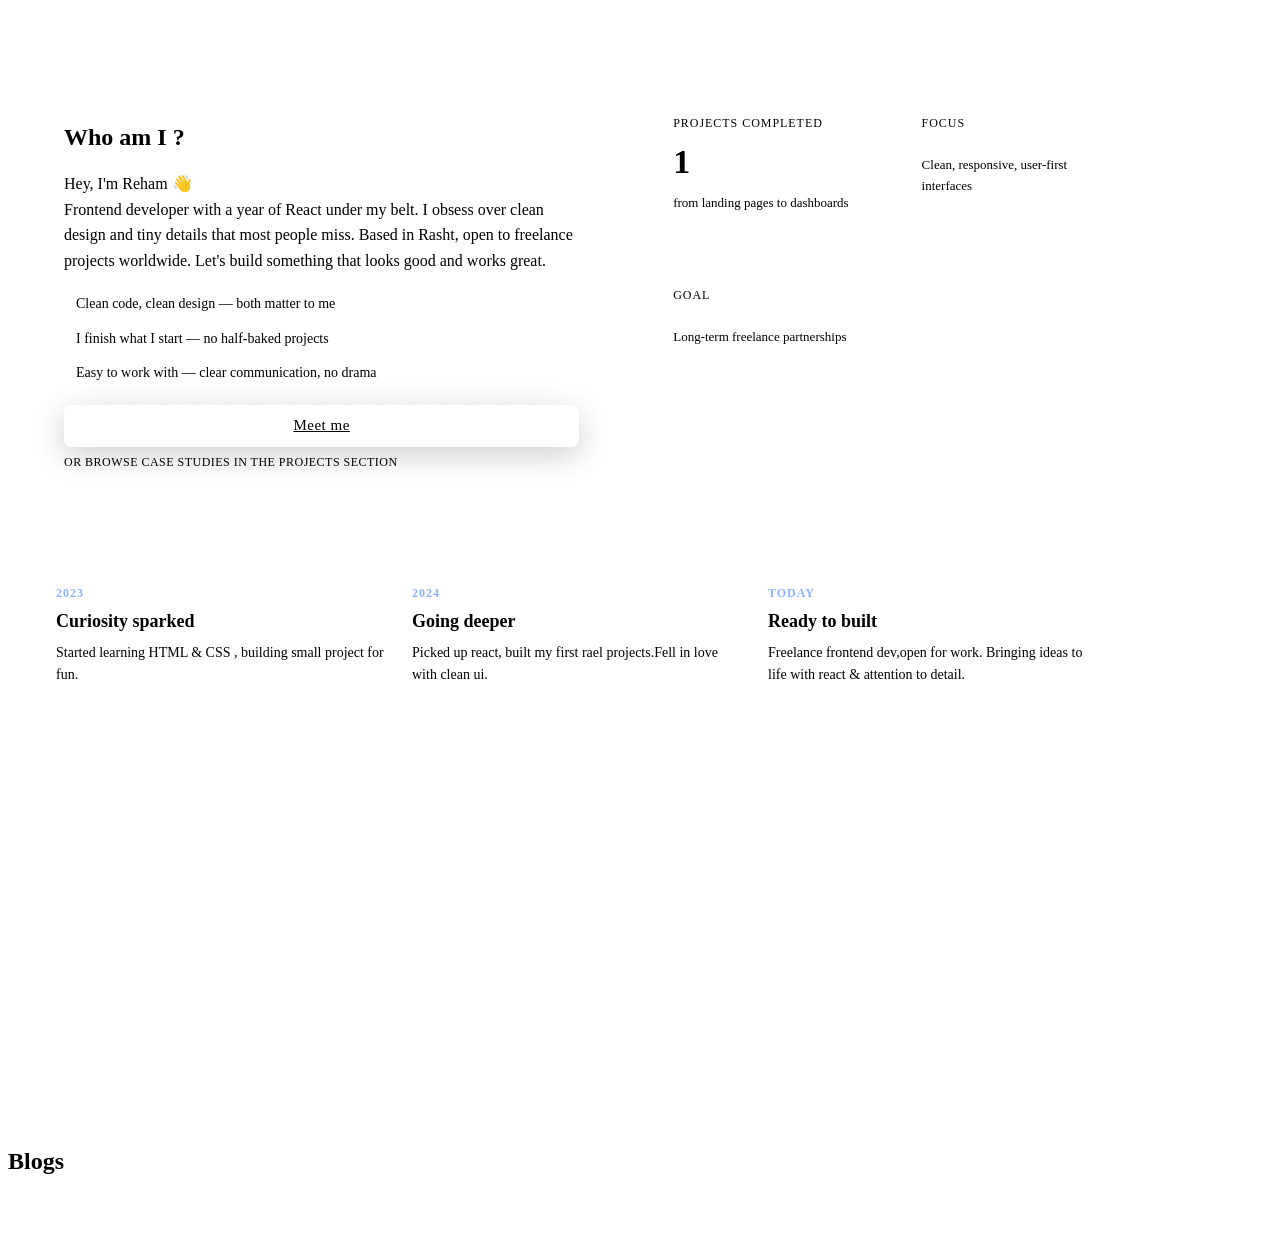
<file: pages/About.html>
<!DOCTYPE html>
<html lang="en">
<head>
    <meta charset="UTF-8">
    <meta name="viewport" content="width=device-width, initial-scale=1.0">
    <title>About</title>
    <link rel="stylesheet" href="../pages styles/About.css">
</head>
<body>
   <div id="page-content">
  <!------------------------- About Section ------------------------>
         <section class="about-section" id="about">
      <!---- About Grid Section ---->
  <div class="about-grid">

    <!--  Left Column: About Story  -->
      <div class="about-story glass">

          <!-- Section Title -->
          <h3 data-i18n="aboutTitle">Who am I ?</h3>

          <!-- Description -->
          <p data-i18n="aboutDescription">
           Hey, I'm Reham 👋 <br>
            Frontend developer with a year of React under my belt. I obsess over clean design and tiny details that most people miss. Based in Rasht, open to freelance projects worldwide. Let's build something that looks good and works great.
          </p>

          <!-- Feature List -->
          <ul class="about-list">
              <li data-i18n="aboutFeature1">
                  <i class="fa fa-check"></i>
                  Clean code, clean design — both matter to me
              </li>
              <li data-i18n="aboutFeature2">
                  <i class="fa fa-check"></i>
                 I finish what I start — no half-baked projects
              </li>
              <li data-i18n="aboutFeature3">
                  <i class="fa fa-check"></i>
                  Easy to work with — clear communication, no drama
              </li>
          </ul>

          <!-- Call To Action -->
          <div class="about-cta ">
              <a href="#contact" class="hero-btn hero-btn-secondary">
                  <span data-i18n="aboutCTAButton">Meet me</span>
                  <i class="fa fa-arrow-right"></i>
              </a>

              <span class="about-cta-caption" data-i18n="aboutCTACaption">
                  Or browse case studies in the projects section
              </span>
          </div>

      </div>

      <!--  Right Column: Metrics  -->
      <div class="about-metrics">

          <!-- Metric Card: Products -->
          <div class="metric-card glass">
              <span class="metric-label">Projects completed</span>
              <strong class="metric-value">1</strong>
              <p class="metric-caption">
                  from landing pages to dashboards
              </p>
          </div>

          <!-- Metric Card: ROI -->
          <div class="metric-card glass">
              <span class="metric-label">Focus</span>
              <strong class="metric-value"> </strong>
              <p class="metric-caption">
                 Clean, responsive, user-first interfaces
              </p>
          </div>

          <!-- Metric Card: Retention -->
          <div class="metric-card glass">
              <span class="metric-label">Goal</span>
              <strong class="metric-value"></strong>
              <p class="metric-caption">
                 Long-term freelance partnerships
              </p>
          </div>

      </div>

  </div>

  <!------------------------- TIMELINE SECTION ------------------------->
  <div class="about-timeline glass">
      <!-- Timeline Item 2019 -->
      <div class="timeline-item">
          <span class="timeline-year">2023</span>
          <h4>Curiosity sparked</h4>
          <p>
              Started learning HTML & CSS , building small project for fun.
          </p>
      </div>
      <!-- Timeline Item 2021 -->
      <div class="timeline-item">
          <span class="timeline-year">2024</span>
          <h4>Going deeper</h4>
          <p>
              Picked up react, built my first rael projects.Fell in love with clean ui.
          </p>
      </div>
      <!-- Timeline Item Today -->
      <div class="timeline-item">
          <span class="timeline-year">Today</span>
          <h4>Ready to built</h4>
          <p>
             Freelance frontend dev,open for work. Bringing ideas to life with react & attention to detail.
          </p>
      </div>
  </div>
    <!---------------------- SKILLS RADAR CHART ----------------------->
            <div class="skills-radar-container">
                <canvas id="skillsChart"></canvas>
            </div>
    
        </section>    
    <!---------------------- Blog Section -------------------------->
         <h2 class="section-title">Blogs</h2>
         <section class="blog-container" id="blog-container"></section>

  </div>


  <script>
   
    //--------------------- Chart Js ----------------------------

   (function() {
    //  -- Get the canvas element --
        const canvas = document.getElementById('skillsChart');
             if (!canvas || typeof Chart === 'undefined') return;  // If the chart or chart.js does not exist, the code will not run.
        const ctx = canvas.getContext('2d');
    //-- Chart data -- 
    const data = {
        labels: ['React', 'JavaScript', 'CSS/UI', 'Node.js', 'Figma', 'Three.js'],
        datasets: [{
        label: 'Skill Level',
        data: [70, 80, 95, 50, 70, 40], // Score
        fill: true,
        backgroundColor: 'rgba(59, 130, 246, 0.2)', 
        borderColor: '#3b82f6', 
        pointBackgroundColor: '#3b82f6',
        pointBorderColor: '#fff',
        pointHoverBackgroundColor: '#fff',
        pointHoverBorderColor: '#3b82f6'
  }]
};
    //-- Chart settings --
        const config = {
        type: 'radar',
        data: data,
        options: {
            elements: {
            line: { borderWidth: 1 }
            },
            scales: {
            r: {
                angleLines: { color: 'rgba(255, 255, 255, 0.1)' },
                grid: { color: 'rgba(255, 255, 255, 0.1)' },
                pointLabels: {
                color: 'rgba(255, 255, 255, 0.7)', 
                font: { size: 14 }
                },
                ticks: {
                display: false, // Hides numbers 1 to 100 for beauty
                stepSize: 20
                }
            }
            },
            plugins: {
            legend: { display: false } // Remove the title
            }
        }
        };
    //-- Make a chart --
      const chart = new Chart(ctx, config);
      window.__pageCleanup?.add(function() {
        chart.destroy();
      });
    })();

// ---------------------- Rendering Blogs in Blog Container ------------------------
  
(function () {
  if (typeof APP_DATA === 'undefined') return; // If there is nothing in APP DATA, the code will not run.
  const { projects, templates, components, blogs } = APP_DATA;
  const blogContainer = document.getElementById('blog-container');
  if (blogContainer) {
    blogContainer.innerHTML = blogs
      .map(
        (p) => `
                     <div class="project-card">
                       <div class="card-header">
                           <img src="${p.img}" alt="${p.title}">
                      </div>
                    <div class="project-info">
                       <h3>${p.title}</h3>
                        <p>${p.desc}</p>
                
                             <a href="#" data-page="${p.addres}" class="hero-btn hero-btn-secondary">
                          <span>View More</span>  
                           <i class="fa fa-link"></i>
                        </a>
                   </div>
                  </div>`
      )
      .join('');
  }
  })();

</script>
</body>
</html>
</file>
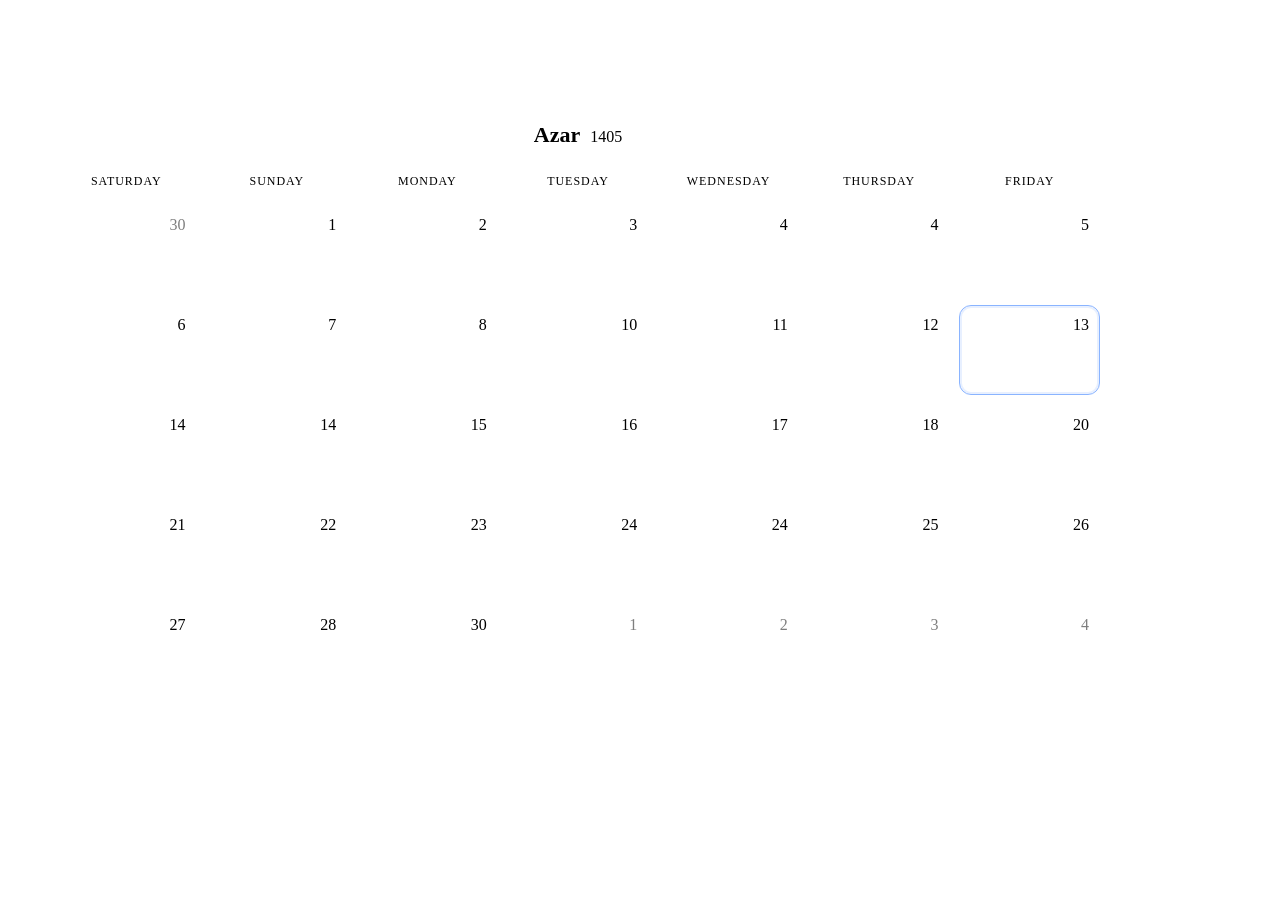
<file: pages/Calendar.html>
<!DOCTYPE html>
<html lang="en">
<head>
    <meta charset="UTF-8">
    <meta name="viewport" content="width=device-width, initial-scale=1.0">
    <title>Calendar</title>
    <link rel="stylesheet" href="../pages styles/Calendar.css">
</head>
<body>
   
     <div id="page-content">
        <!-- Iranian Solar Calendar Section -->
                <section class="calendar-section" id="calendar">
                 
                    <div class="calendar-wrapper glass">
                        <div class="calendar-header">
                            <button class="calendar-nav" id="calPrev" aria-label="Previous month"><i class="fa fa-chevron-left"></i></button>
                            <div class="calendar-title">
                                <span id="calMonth"></span>
                                <span id="calYear"></span>
                            </div>
                            <button class="calendar-nav" id="calNext" aria-label="Next month"><i class="fa fa-chevron-right"></i></button>
                        </div>
                        <div class="calendar-grid" id="calendarGrid">
                            <!-- Weekdays -->
                            <div class="calendar-weekday">Saturday</div>
                            <div class="calendar-weekday">Sunday</div>
                            <div class="calendar-weekday">Monday</div>
                            <div class="calendar-weekday">Tuesday</div>
                            <div class="calendar-weekday">Wednesday</div>
                            <div class="calendar-weekday">Thursday</div>
                            <div class="calendar-weekday">Friday</div>
                            <!-- Days injected by script -->
                        </div>
                       
                    </div>
                </section>

    </div>  

<script>
  
  (function() {

    // ------------------------------------------------------------
    // نام ماه‌های جلالی
    // Persian (Jalali) month names
    // ------------------------------------------------------------
    const persianMonths = [
        "Farvardin","Ordibehesht","Khordad","Tir","Mordad","Shahrivar",
        "Mehr","Aban","Azar","Dey","Bahman","Esfand"
    ];

    // تبدیل اعداد انگلیسی به فارسی
    // Convert English digits to Persian digits
    const toPersianDigits = n => (""+n).replace(/[0-9]/g, d => "01234456789"[+d]);


    // ------------------------------------------------------------
    // تبدیل تاریخ میلادی به جلالی
    // Convert Gregorian date to Jalali date
    // ------------------------------------------------------------
    function gregorianToJalali(gy, gm, gd){
        const g_d_m=[0,31,59,90,120,151,181,212,243,273,304,334];
        let jy=(gy<=1600)?0:979; 
        gy-=(gy<=1600)?621:1600; 
        let gy2=(gm>2)?(gy+1):gy;

        let days=(365*gy)
            + parseInt((gy2+3)/4,10)
            - parseInt((gy2+99)/100,10)
            + parseInt((gy2+399)/400,10)
            - 80 + gd + g_d_m[gm-1];

        jy += 33 * parseInt(days/12053,10);
        days %= 12053;

        jy += 4 * parseInt(days/1461,10);
        days %= 1461;

        if(days>365){
            jy += parseInt((days-1)/365,10);
            days = (days-1)%365;
        }

        let jm = (days<186) ? 1+parseInt(days/31,10) : 7+parseInt((days-186)/30,10);
        let jd = 1 + ((days<186) ? (days%31) : ((days-186)%30));

        return [jy+1, jm, jd];
    }


    // ------------------------------------------------------------
    // تعداد روزهای ماه جلالی
    // Get number of days in a Jalali month
    // ------------------------------------------------------------
    function jalaliMonthLength(jy, jm){
        if (jm<=6) return 31;
        if (jm<=11) return 30;
        return isJalaliLeap(jy) ? 30 : 29;
    }


    // ------------------------------------------------------------
    // بررسی سال کبیسه جلالی
    // Check if Jalali year is leap
    // ------------------------------------------------------------
    function isJalaliLeap(jy){
        const breaks=[-61,9,38,199,426,686,756,818,1111,1181,1210,1635,2060,2097,2192,2262,2324,2394,2456,3178];
        let bl=breaks.length, jp=breaks[0], jm, jump, leapJ= -14, n, i;

        if (jy<jp || jy>=breaks[bl-1]) return false;

        for(i=1;i<bl;i++){
            jm=breaks[i];
            jump=jm-jp;
            if(jy<jm) break;
            leapJ += parseInt(jump/33,10)*8 + parseInt((jump%33)/4,10);
            jp=jm;
        }

        n = jy - jp;
        leapJ += parseInt(n/33,10)*8 + parseInt(((n%33)+3)/4,10);

        if(((jump%33)===4) && (jump-n===4)) leapJ++;

        return (((leapJ+1)%33)-1)%4===0;
    }


    // ------------------------------------------------------------
    // تبدیل تاریخ جلالی به میلادی
    // Convert Jalali date to Gregorian date
    // ------------------------------------------------------------
    function jalaliToGregorian(jy,jm,jd){
        const jy0 = jy;
        jy -= (jy<=979)?0:979;

        let gy = (jy<=979)?621:1600;
        let days = (365*jy) + parseInt(jy/33,10)*8 + parseInt(((jy%33)+3)/4,10);

        for(let i=1;i<jm;i++)
            days += (i<=6?31:(i<=11?30:(isJalaliLeap(jy0)?30:29)));

        days += jd-1;

        gy += 400 * parseInt(days/146097,10);
        days %= 146097;

        if(days>36524){
            gy += 100 * parseInt((--days)/36524,10);
            days %= 36524;
            if(days>=365) days++;
        }

        gy += 4 * parseInt(days/1461,10);
        days %= 1461;

        if(days>365){
            gy += parseInt((days-1)/365,10);
            days = (days-1)%365;
        }

        const gd = days+1;
        const sal_a=[0,31,((gy%4===0 && gy%100!==0) || (gy%400===0))?29:28,31,30,31,30,31,31,30,31,30,31];

        let gm=0, d=gd;
        for(let i=1;i<=12;i++){
            if(d>sal_a[i]) d-=sal_a[i];
            else { gm=i; break; }
        }

        return [gy,gm,d];
    }// ------------------------------------------------------------
    // انتخاب عناصر DOM تقویم
    // Select calendar DOM elements
    // ------------------------------------------------------------
    const grid = document.getElementById('calendarGrid');
    const monthEl = document.getElementById('calMonth');
    const yearEl = document.getElementById('calYear');
    const prevBtn = document.getElementById('calPrev');
    const nextBtn = document.getElementById('calNext');


    // اگر عناصر وجود داشته باشند، تقویم را فعال کن
    // If elements exist, initialize calendar
    if (grid && monthEl && yearEl && prevBtn && nextBtn) {

        const today = new Date();
        let [jy,jm,jd] = gregorianToJalali(today.getFullYear(), today.getMonth()+1, today.getDate());

        let viewY = jy, viewM = jm;


        // ------------------------------------------------------------
        // تابع رندر تقویم
        // Calendar render function
        // ------------------------------------------------------------
        function render(){

            // نمایش ماه و سال
            // Display month and year
            monthEl.textContent = persianMonths[viewM-1];
            yearEl.textContent = toPersianDigits(viewY);

            // حذف سلول‌های قبلی (به جز هدر ۷تایی)
            // Remove old cells (except weekday header)
            while (grid.children.length > 7)
                grid.removeChild(grid.lastChild);

            // محاسبه روز شروع ماه
            // Calculate first weekday of month
            const [gY,gM,gD] = jalaliToGregorian(viewY, viewM, 1);
            const firstWeekday = new Date(gY, gM-1, gD).getDay();// تبدیل شروع هفته به شنبه
            // Convert week start to Saturday
            const mapToShanbehStart = (w)=> (w+1)%7;

            const leading = mapToShanbehStart(firstWeekday);
            const daysInMonth = jalaliMonthLength(viewY, viewM);

            const prevMonth = viewM===1?12:viewM-1;
            const prevYear = viewM===1?viewY-1:viewY;
            const prevDays = jalaliMonthLength(prevYear, prevMonth);


            // ------------------------------------------------------------
            // روزهای ماه قبل (خاکستری)
            // Previous month days (muted)
            // ------------------------------------------------------------
            for(let i=leading-1;i>=0;i--){
                const el = document.createElement('div');
                el.className = 'calendar-cell muted';
                el.textContent = toPersianDigits(prevDays - i);
                grid.appendChild(el);
            }


            // ------------------------------------------------------------
            // روزهای ماه جاری
            // Current month days
            // ------------------------------------------------------------
            for(let d=1; d<=daysInMonth; d++){
                const el = document.createElement('div');
                el.className = 'calendar-cell';

                // علامت‌گذاری امروز
                // Highlight today
                if (viewY===jy && viewM===jm && d===jd)
                    el.classList.add('today');

                el.setAttribute('data-day', d);
                el.textContent = toPersianDigits(d);
                grid.appendChild(el);
            }


            // ------------------------------------------------------------
            // روزهای ماه بعد برای تکمیل ردیف
            // Next month days to complete the grid
            // ------------------------------------------------------------
            const totalCells = 7 + leading + daysInMonth;
            const needed = (totalCells%7===0)?0:(7 - (totalCells%7));

            for(let d=1; d<=needed; d++){
                const el = document.createElement('div');
                el.className = 'calendar-cell muted';
                el.textContent = toPersianDigits(d);
                grid.appendChild(el);
            }
        }


        // ------------------------------------------------------------
        // دکمه ماه قبل
        // Previous month button
        // ------------------------------------------------------------
        prevBtn.addEventListener('click', function(){
            if (viewM===1){ viewM=12; viewY--; }
            else { viewM--; }
            render();
        });


        // ------------------------------------------------------------
        // دکمه ماه بعد
        // Next month button
        // ------------------------------------------------------------
        nextBtn.addEventListener('click', function(){
            if (viewM===12){ viewM=1; viewY++; }
            else { viewM++; }
            render();
        });


        // اجرای اولیه
        // Initial render
        render();
    }

})();

</script>
</body>
</html>
</file>
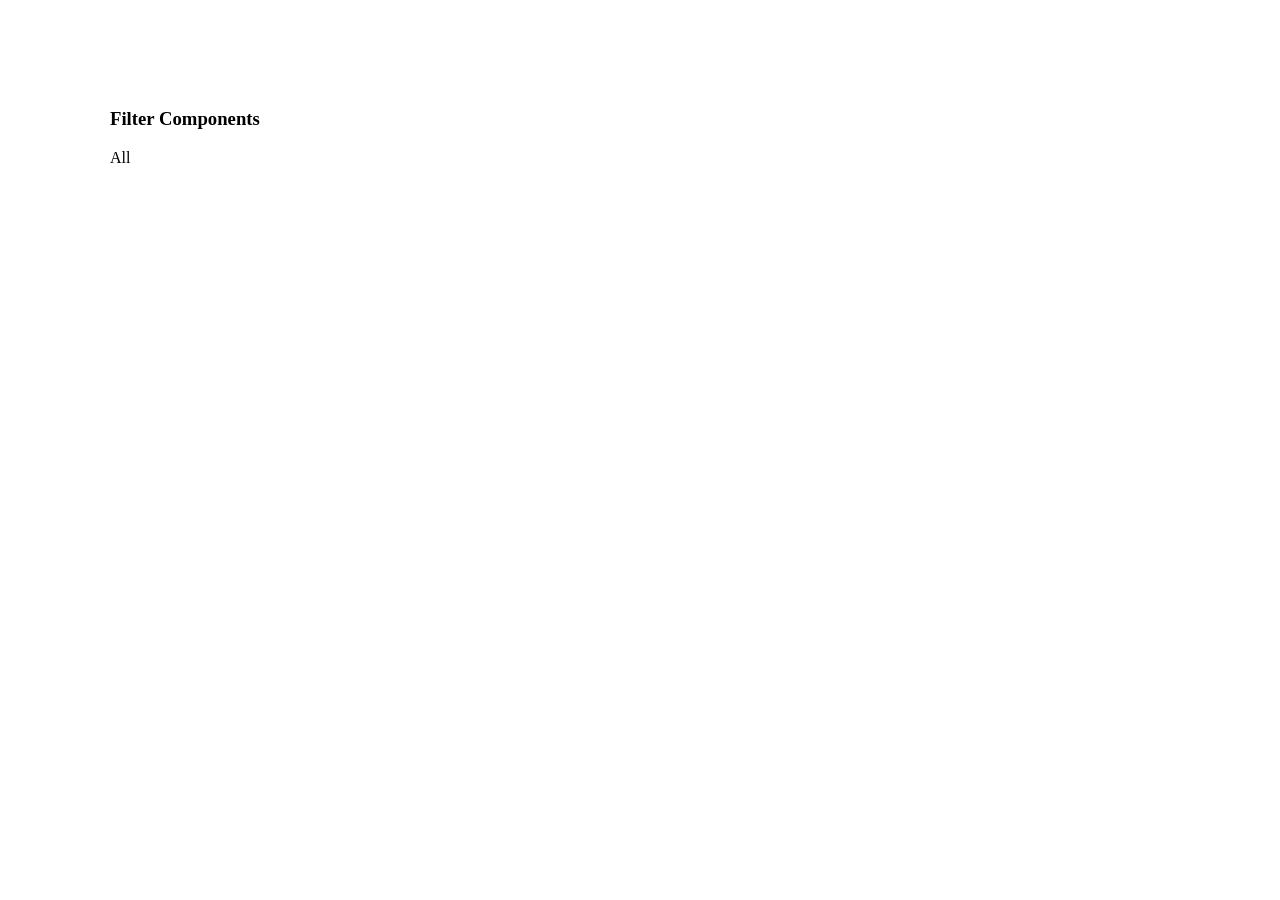
<file: pages/Components.html>
<!DOCTYPE html>
<html lang="en">
<head>
    <meta charset="UTF-8">
    <meta name="viewport" content="width=device-width, initial-scale=1.0">
    <title>Components</title>
    <link rel="stylesheet" href="../pages styles/projects.css">
</head>
<body>
   <div id="page-content">
        
<section class="projects-index">
    <div class="interests glass" id="interests">
        <div class="interests-head">
            <h3>Filter Components</h3>
            <span class="interests-selected" id="interestsSelected">All</span>
        </div>
        <div class="interests-chips" id="interestsChips"></div>
    </div>

    <div class="projects-grid" id="projectsGrid"></div>
</section>
      

     
  </div>
<script>
(function() {
  const data = (typeof APP_DATA !== 'undefined' && APP_DATA.components) ? APP_DATA.components : [];



// ۱. تابع رندر کردن کارت‌های کامپوننت
function renderProjects(filteredList) {
    const container = document.getElementById('projectsGrid');
    if (!container) return;
    const displayList = filteredList || data;

    const favIds = JSON.parse(localStorage.getItem('myFavorites') || '[]');
    const isFav = id => favIds.some(f => (typeof f === 'object' ? f.id : f) === id);

    container.innerHTML = displayList.map(p => `
        <div class="project-card">
            <div class="card-header">
                <img src="${p.img}" alt="${p.title}">
                <button class="fav-btn ${isFav(p.id) ? 'fav-btn-active' : ''}" onclick="addToFav('${p.id}')">
                    <i class="fa${isFav(p.id) ? 's' : 'r'} fa-heart"></i>
                </button>
            </div>
            <div class="project-info">
                <h3>${p.title}</h3>
                <p>${p.desc}</p>
                <div class="tags-row">
                    ${(p.tags || []).map(tag => `<span class="mini-tag">#${tag}</span>`).join('')}
                </div>
                     <a class="hero-btn hero-btn-secondary" href="${p.addres}">
                    View
                    <i class="fa fa-link"></i>
                </a>
            </div>
        </div>
    `).join('');
}

// ۲. ساخت دکمه‌های فیلتر
function createFilterButtons() {
    const chipsContainer = document.getElementById('interestsChips');
    if (!chipsContainer || !data.length) return;
    const tags = ['all', ...new Set(data.flatMap(p => (p.tags || [])))];

    chipsContainer.innerHTML = tags.map(tag => `
        <button class="filter-btn hero-btn-secondary ${tag === 'all' ? 'active' : ''}" 
                onclick="handleFilter('${tag}', this)">
            ${tag.toUpperCase()}
        </button>
    `).join('');
}

// ۳. مدیریت کلیک روی فیلترها
function handleFilter(tag, element) {
    // تغییر استایل دکمه فعال
    document.querySelectorAll('.filter-btn').forEach(btn => btn.classList.remove('active'));
    element.classList.add('active');

    // تغییر متن عنوان فیلتر
    document.getElementById('interestsSelected').innerText = tag.charAt(0).toUpperCase() + tag.slice(1);

    // فیلتر کردن منطقی آرایه
    const filtered = tag === 'all' 
        ? data 
        : data.filter(p => (p.tags || []).includes(tag));
    
    renderProjects(filtered);
}

// ۴. تابع Favorite (نمونه برای جلوگیری از خطا)
function addToFav(id) {
    console.log("Added to favorites:", id);
    // اینجا کد لاجیک فاوریت رو اضافه کن
}
// ... کدهای قبلی رندر و فیلتر ...

function addToFav(id) {
    let favorites = JSON.parse(localStorage.getItem('myFavorites')) || [];
    const item = { id, source: 'components' };
    const exists = favorites.some(f => (typeof f === 'object' ? f.id : f) === id);
    if (!exists) {
        favorites.push(item);
        localStorage.setItem('myFavorites', JSON.stringify(favorites));
    }
    if (typeof updateSidebarBadges === 'function') updateSidebarBadges();
    if (typeof loadPage === 'function') loadPage('pages/Favorite.html');
}
  window.createFilterButtons = createFilterButtons;
  window.renderProjects = renderProjects;
  window.handleFilter = handleFilter;
  window.addToFav = addToFav;
})();
</script>
</body>
</html>
</file>
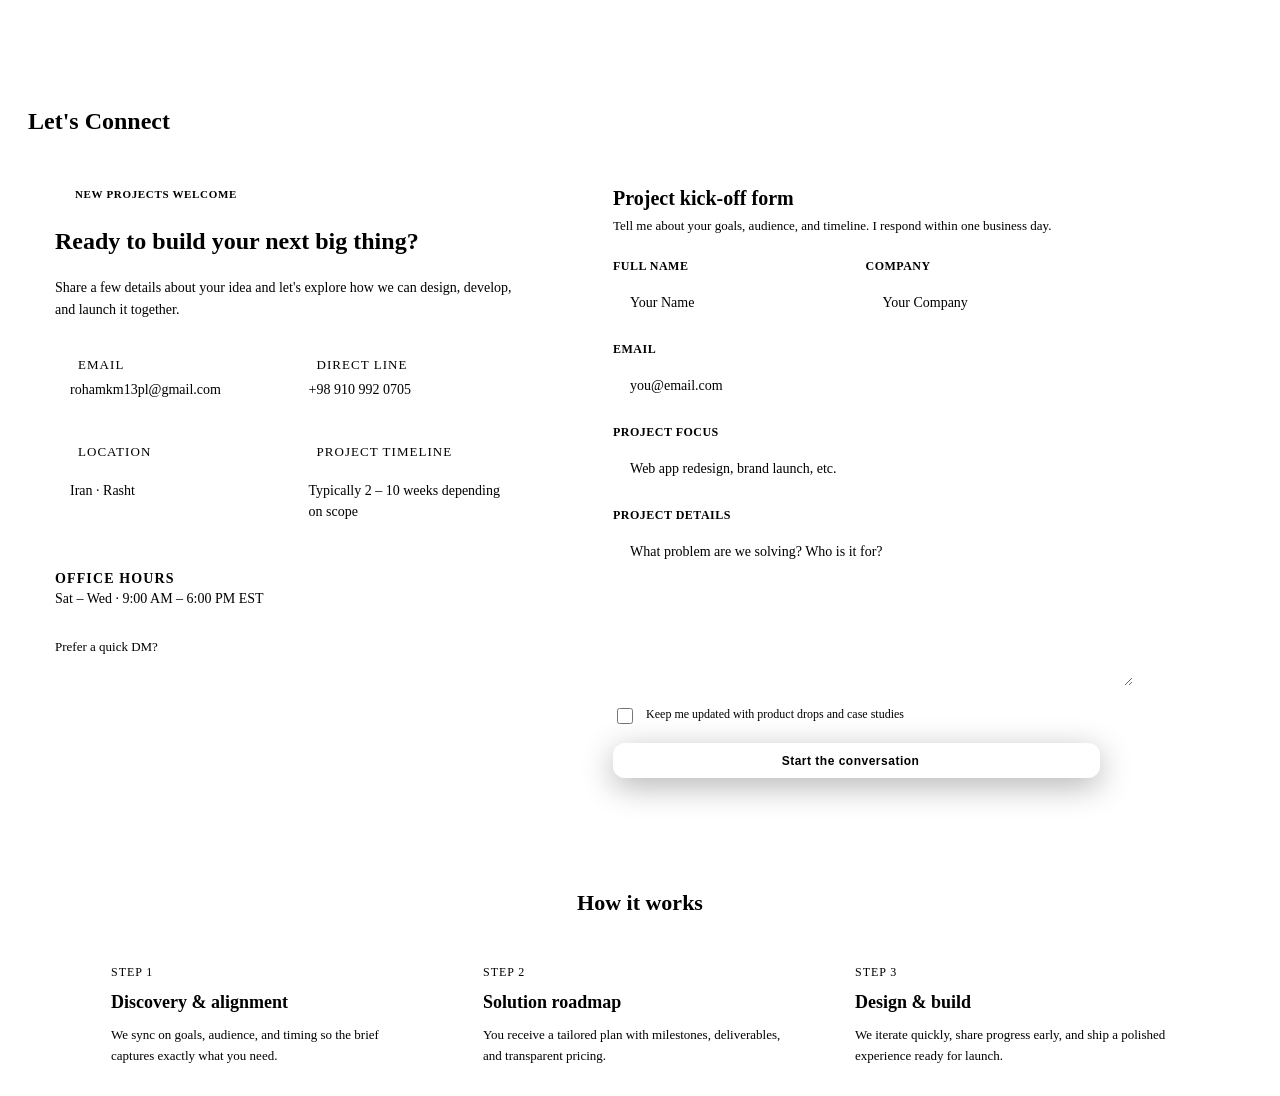
<file: pages/Contact.html>
<!DOCTYPE html>
<html lang="en">
<head>
    <meta charset="UTF-8">
    <meta name="viewport" content="width=device-width, initial-scale=1.0">
    <title>Contact</title>
    <link rel="stylesheet" href="../pages styles/contact.css">
</head>
<body>
   <div id="page-content">
       <!----------------------- Contact Section --------------------------->
        <section class="contact-section" id="contact">
            <h2 class="section-title" data-i18n="contactTitle">Let's Connect</h2>
            <div class="contact-wrapper">
                <div class="contact-summary glass">
                    <span class="contact-badge"><i class="fa fa-bolt"></i> <span data-i18n="contactBadge">New projects welcome</span></span>
                    <h3 class="contact-headline" data-i18n="contactHeadline">Ready to build your next big thing?</h3>
                    <p class="contact-subtitle" data-i18n="contactSubtitle">Share a few details about your idea and let's explore how we can design, develop, and launch it together.</p>

                    <div class="contact-details-grid">
                        <div class="contact-detail">
                            <span class="contact-detail-label"><i class="fa fa-envelope"></i>Email</span>
                            <a href="mailto:hello@studioflow.dev" class="contact-detail-value">rohamkm13pl@gmail.com</a>
                        </div>
                        <div class="contact-detail">
                            <span class="contact-detail-label"><i class="fa fa-phone"></i>Direct line</span>
                            <a href="tel:+15551234567" class="contact-detail-value">+98 910 992 0705</a>
                        </div>
                        <div class="contact-detail">
                            <span class="contact-detail-label"><i class="fa fa-map-marker-alt"></i>Location</span>
                            <p class="contact-detail-value">Iran · Rasht</p>
                        </div>
                        <div class="contact-detail">
                            <span class="contact-detail-label"><i class="fa fa-calendar"></i>Project timeline</span>
                            <p class="contact-detail-value">Typically 2 – 10 weeks depending on scope</p>
                        </div>
                    </div>

                    <div class="contact-hours">
                        <h4 data-i18n="contactOfficeHours">Office hours</h4>
                        <p data-i18n="contactOfficeHoursText">Sat – Wed · 9:00 AM – 6:00 PM EST</p>
                    </div>

                    <div class="contact-socials">
                        <span data-i18n="contactPreferDM">Prefer a quick DM?</span>
                        <div class="contact-social-links">
                            <a href="#" aria-label="Chat on LinkedIn"><i class="fa-brands fa-linkedin"></i></a>
                            <a href="#" aria-label="Message on Twitter"><i class="fa-brands fa-twitter"></i></a>
                            <a href="#" aria-label="Say hi on GitHub"><i class="fa-brands fa-github"></i></a>
                        </div>
                    </div>


                    
                </div>
                <!-- Contact Form -->
                <div class="contact-form-container glass">
                    <div class="contact-form-header">
                        <h3>Project kick-off form</h3>
                        <p>Tell me about your goals, audience, and timeline. I respond within one business day.</p>
                    </div>
                    <form class="contact-form" id="contactForm">
                        <div class="form-row">
                            <div class="form-group">
                                <label for="contactName" data-i18n="contactLabelName">Full name</label>
                                <input type="text" id="contactName" placeholder="Your Name" data-i18n-placeholder="contactPlaceholderName" required>
                            </div>
                            <div class="form-group">
                                <label for="contactCompany" data-i18n="contactLabelCompany">Company</label>
                                <input type="text" id="contactCompany" placeholder="Your Company" data-i18n-placeholder="contactPlaceholderCompany">
                            </div>
                        </div>
                        <div class="form-row">
                            <div class="form-group">
                                <label for="contactEmail" data-i18n="contactLabelEmailInput">Email</label>
                                <input type="email" id="contactEmail" placeholder="you@email.com" data-i18n-placeholder="contactPlaceholderEmail" required>
                            </div>
                           
                        </div>
                        <div class="form-group">
                            <label for="contactSubject" data-i18n="contactLabelSubject">Project focus</label>
                            <input type="text" id="contactSubject" placeholder="Web app redesign, brand launch, etc." data-i18n-placeholder="contactPlaceholderSubject" required>
                        </div>
                        <div class="form-group">
                            <label for="contactMessage" data-i18n="contactLabelMessage">Project details</label>
                            <textarea id="contactMessage" placeholder="What problem are we solving? Who is it for?" data-i18n-placeholder="contactPlaceholderMessage" rows="6" required></textarea>
                        </div>
                        <div class="form-row form-row-submit">
                            <label class="form-checkbox">
                                <input type="checkbox" id="contactNewsletter">
                                <span data-i18n="contactNewsletterText">Keep me updated with product drops and case studies</span>
                            </label>
                            <button type="submit" class="form-btn">
                                <span data-i18n="contactSubmit">Start the conversation</span>
                                <i class="fa fa-paper-plane"></i>
                            </button>
                        </div>
                    </form>
                </div>
            </div>
        </section>
        <!-- Contact Step -->
        <section class="contact-about-section" id="contact-overview">
            <h3 class="contact-steps-title" data-i18n="contactHowItWorks">How it works</h3>
            <div class="contact-about-steps">
                <div class="contact-step">
                    <span>Step 1</span>
                    <h4 data-i18n="contactStep1">Discovery & alignment</h4>
                    <p data-i18n="contactStep1Desc">We sync on goals, audience, and timing so the brief captures exactly what you need.</p>
                </div>
                <div class="contact-step">
                    <span>Step 2</span>
                    <h4 data-i18n="contactStep2">Solution roadmap</h4>
                    <p data-i18n="contactStep2Desc">You receive a tailored plan with milestones, deliverables, and transparent pricing.</p>
                </div>
                <div class="contact-step">
                    <span>Step 3</span>
                    <h4 data-i18n="contactStep3">Design & build</h4>
                    <p data-i18n="contactStep3Desc">We iterate quickly, share progress early, and ship a polished experience ready for launch.</p>
                </div>
            </div>
        </section>
  </div>
</body>
</html>
</file>
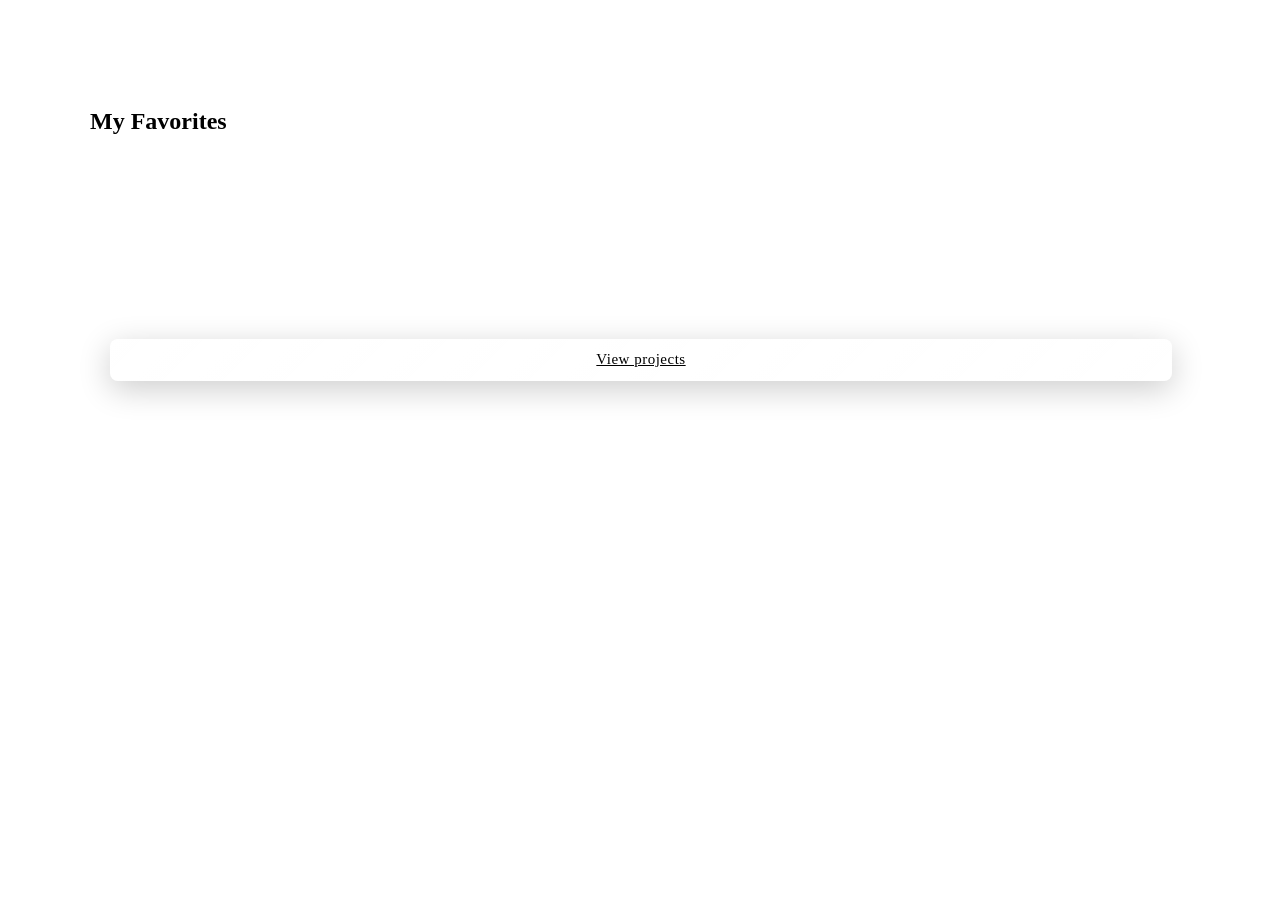
<file: pages/Favorite.html>
<!DOCTYPE html>
<html lang="en">
<head>
    <meta charset="UTF-8">
    <meta name="viewport" content="width=device-width, initial-scale=1.0">
    <title>Favorites</title>
    <link rel="stylesheet" href="../pages styles/projects.css">
</head>
<body>
   <div id="page-content">
<section class="projects-index favorites-page">
    <h2 class="section-title" data-i18n="favoriteTitle">My Favorites</h2>
    <div class="projects-grid" id="favoritesGrid"></div>
</section>
   </div>
<script>
(function() {

  // ------------------------------------------------------------
  // دریافت لیست علاقه‌مندی‌ها از localStorage
  // Load favorite items from localStorage
  // ------------------------------------------------------------
  function getFavItems() {
    const raw = localStorage.getItem('myFavorites') || '[]';
    let ids = [];

    try {
      ids = JSON.parse(raw);
    } catch (e) { 
      return []; 
    }

    if (!Array.isArray(ids)) return [];

    // تبدیل رشته‌ها به آبجکت استاندارد {id, source}
    // Normalize items: convert string IDs to object format
    return ids.map(item =>
      typeof item === 'string'
        ? { id: item, source: 'projects' }
        : item
    );
  }


  // ------------------------------------------------------------
  // جمع‌آوری تمام پروژه‌ها، تمپلیت‌ها و کامپوننت‌ها در یک Map
  // Collect all items (projects, templates, components) into a lookup map
  // ------------------------------------------------------------
  function getAllItems() {
    const data = typeof APP_DATA !== 'undefined'
      ? APP_DATA
      : { projects: [], templates: [], components: [] };

    const byId = {};

    [...(data.projects || []),
     ...(data.templates || []),
     ...(data.components || [])].forEach(p => {
      byId[p.id] = p;
    });

    return byId;
  }


  // ------------------------------------------------------------
  // رندر کردن صفحه علاقه‌مندی‌ها
  // Render favorites page
  // ------------------------------------------------------------
  function renderFavorites() {
    const container = document.getElementById('favoritesGrid');
    if (!container) return;

    const favItems = getFavItems();
    const allItems = getAllItems();

    // اتصال داده‌های کامل به آیتم‌های فاوریت
    // Merge favorite IDs with full item data
    const favProjects = favItems
      .map(f => allItems[f.id] && { ...allItems[f.id], source: f.source || 'projects' })
      .filter(Boolean);

    // اگر لیست خالی بود → نمایش پیام خالی
    // If empty → show empty state
    if (favProjects.length === 0) {
      container.innerHTML = `
        <div class="favorites-empty">
          <i class="fa-regular fa-heart"></i>
          <h3 data-i18n="favoriteEmptyTitle">The wishlist is empty.</h3>
          <p data-i18n="favoriteEmptyText">Click on the heart icon next to each project to display it here.</p>
          <a href="#" data-page="Projects" class="hero-btn hero-btn-secondary">
            <span data-i18n="favoriteViewProjects">View projects</span>
            <i class="fa fa-arrow-right"></i>
          </a>
        </div>
      `;
      return;
    }

    // رندر کارت‌های علاقه‌مندی
    // Render favorite cards
    container.innerHTML = favProjects.map(p => `
      <div class="project-card">
        <div class="card-header">
          <img src="${p.img}" alt="${p.title}">
          
          <!-- دکمه حذف از علاقه‌مندی‌ها -->
          <!-- Remove from favorites button -->
          <button class="fav-btn fav-btn-active" onclick="removeFromFav('${p.id}')" title="حذف از علاقه‌مندی‌ها">
            <i class="fas fa-heart"></i>
          </button>
        </div>

        <div class="project-info">
          <h3>${p.title}</h3>
          <p>${p.desc}</p>

          <!-- تگ‌ها -->
          <!-- Tags -->
          <div class="tags-row">
            ${(p.tags || []).map(tag => `<span class="mini-tag">#${tag}</span>`).join('')}
          </div>

          <!-- لینک مشاهده -->
          <!-- View link -->
          <a class="hero-btn hero-btn-secondary" href="${p.addres}">
            View
            <i class="fa fa-link"></i>
          </a>
        </div>
      </div>
    `).join('');
  }


  // ------------------------------------------------------------
  // حذف آیتم از علاقه‌مندی‌ها
  // Remove item from favorites
  // ------------------------------------------------------------
  window.removeFromFav = function(id) {
    let favorites = JSON.parse(localStorage.getItem('myFavorites')) || [];

    // حذف آیتم با توجه به اینکه ممکن است string یا object باشد
    // Remove item regardless of string/object format
    favorites = favorites.filter(f =>
      (typeof f === 'string' ? f : f.id) !== id
    );

    localStorage.setItem('myFavorites', JSON.stringify(favorites));

    // رندر مجدد صفحه
    // Re-render favorites
    renderFavorites();

    // آپدیت Badge سایدبار
    // Update sidebar badges
    if (typeof updateSidebarBadges === 'function') updateSidebarBadges();
  };


  // ------------------------------------------------------------
  // اجرای اولیه
  // Initial render
  // ------------------------------------------------------------
  renderFavorites();

})();
</script>
</body>
</html>
</file>
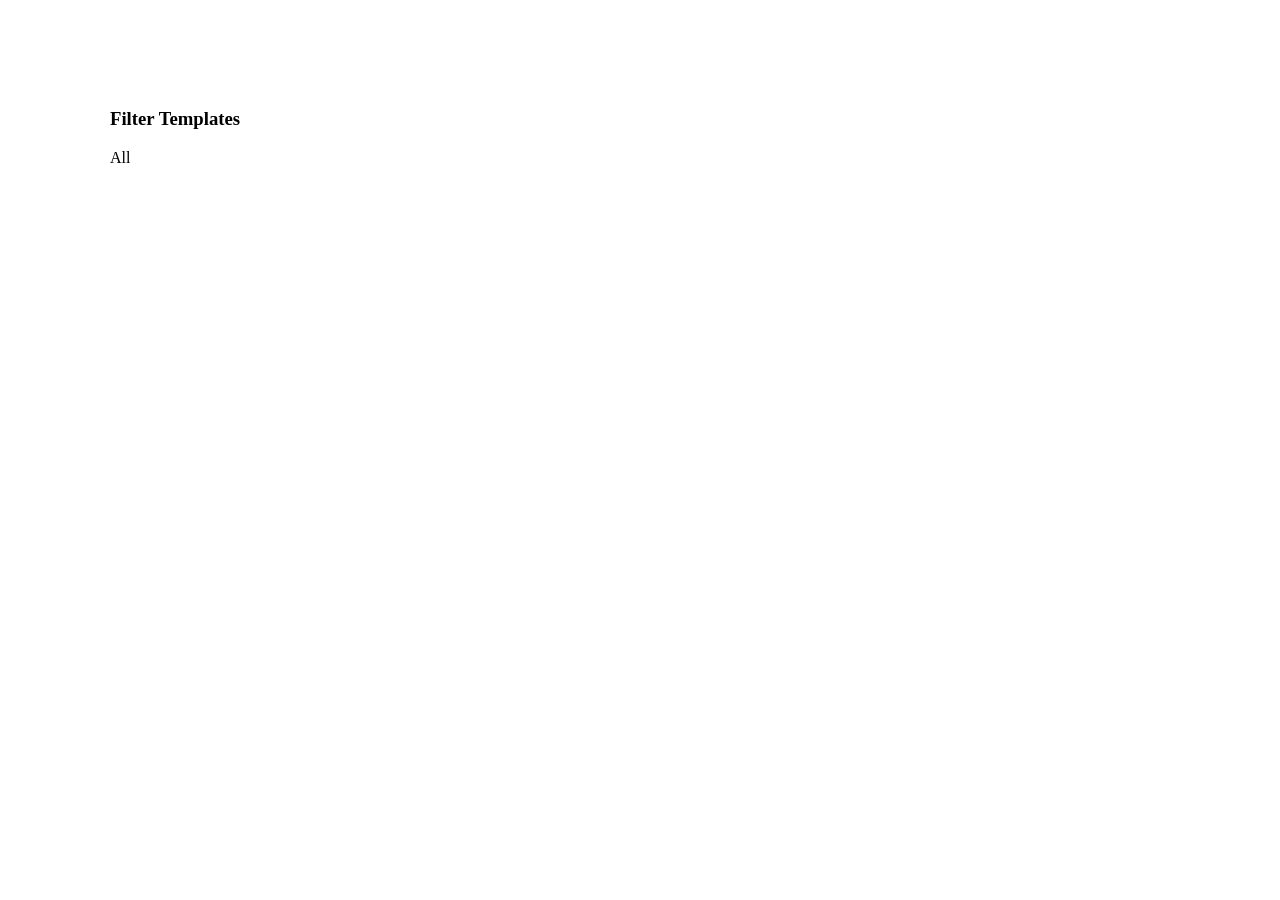
<file: pages/Templates.html>
<!DOCTYPE html>
<html lang="en">
<head>
    <meta charset="UTF-8">
    <meta name="viewport" content="width=device-width, initial-scale=1.0">
    <title>Templates</title>
    <link rel="stylesheet" href="../pages styles/projects.css">
</head>
<body>
   <div id="page-content">
        
<section class="projects-index">
    <div class="interests glass" id="interests">
        <div class="interests-head">
            <h3 data-i18n="filterTemplates">Filter Templates</h3>
            <span class="interests-selected" id="interestsSelected" data-i18n="allLabel">All</span>
        </div>
        <div class="interests-chips" id="interestsChips"></div>
    </div>

    <div class="projects-grid" id="projectsGrid"></div>
</section>
      

     
  </div>
<script>
(function() {
  const data = (typeof APP_DATA !== 'undefined' && APP_DATA.templates) ? APP_DATA.templates : [];



// ۱. تابع رندر کردن کارت‌های تمپلیت
function renderProjects(filteredList) {
    const container = document.getElementById('projectsGrid');
    if (!container) return;
    const displayList = filteredList || data;

    const favIds = JSON.parse(localStorage.getItem('myFavorites') || '[]');
    const isFav = id => favIds.some(f => (typeof f === 'object' ? f.id : f) === id);

    container.innerHTML = displayList.map(p => `
        <div class="project-card">
            <div class="card-header">
                <img src="${p.img}" alt="${p.title}">
                <button class="fav-btn ${isFav(p.id) ? 'fav-btn-active' : ''}" onclick="addToFav('${p.id}')">
                    <i class="fa${isFav(p.id) ? 's' : 'r'} fa-heart"></i>
                </button>
            </div>
            <div class="project-info">
                <h3>${p.title}</h3>
                <p>${p.desc}</p>
                <div class="tags-row">
                    ${(p.tags || []).map(tag => `<span class="mini-tag">#${tag}</span>`).join('')}
                </div>
                     <a class="hero-btn hero-btn-secondary" href="${p.addres}" data-i18n="viewButton">
                    View
                    <i class="fa fa-link"></i>
                </a>
            </div>
        </div>
    `).join('');
}

// ۲. ساخت دکمه‌های فیلتر
function createFilterButtons() {
    const chipsContainer = document.getElementById('interestsChips');
    if (!chipsContainer || !data.length) return;
    const tags = ['all', ...new Set(data.flatMap(p => (p.tags || [])))];

    chipsContainer.innerHTML = tags.map(tag => `
        <button class="filter-btn hero-btn-secondary ${tag === 'all' ? 'active' : ''}" 
                onclick="handleFilter('${tag}', this)">
            ${tag.toUpperCase()}
        </button>
    `).join('');
}

// ۳. مدیریت کلیک روی فیلترها
function handleFilter(tag, element) {
    // تغییر استایل دکمه فعال
    document.querySelectorAll('.filter-btn').forEach(btn => btn.classList.remove('active'));
    element.classList.add('active');

    // تغییر متن عنوان فیلتر
    document.getElementById('interestsSelected').innerText = tag.charAt(0).toUpperCase() + tag.slice(1);

    // فیلتر کردن منطقی آرایه
    const filtered = tag === 'all' 
        ? data 
        : data.filter(p => (p.tags || []).includes(tag));
    
    renderProjects(filtered);
}

// ۴. تابع Favorite (نمونه برای جلوگیری از خطا)
function addToFav(id) {
    console.log("Added to favorites:", id);
    // اینجا کد لاجیک فاوریت رو اضافه کن
}
// ... کدهای قبلی رندر و فیلتر ...

function addToFav(id) {
    let favorites = JSON.parse(localStorage.getItem('myFavorites')) || [];
    const item = { id, source: 'templates' };
    const exists = favorites.some(f => (typeof f === 'object' ? f.id : f) === id);
    if (!exists) {
        favorites.push(item);
        localStorage.setItem('myFavorites', JSON.stringify(favorites));
    }
    if (typeof updateSidebarBadges === 'function') updateSidebarBadges();
    if (typeof loadPage === 'function') loadPage('pages/Favorite.html');
}
  window.createFilterButtons = createFilterButtons;
  window.renderProjects = renderProjects;
  window.handleFilter = handleFilter;
  window.addToFav = addToFav;
})();
</script>
</body>
</html>
</file>
<file: pages styles/About.css>
/* ---------------------- About Section ------------------- */
    .about-section {
        width: 100%;
        max-width: 1100px;
        padding: 80px 20px 60px;
        display: flex;
        flex-direction: column;
        gap: 48px;
    }

    .about-grid {
        display: grid;
        grid-template-columns: minmax(0, 1.1fr) minmax(0, 0.9fr);
        gap: 36px;
        align-items: start;
    }

    .about-story {
        display: flex;
        flex-direction: column;
        gap: 20px;
        padding: 36px;
        border-radius: 18px;
    }

    .about-story h3 {
        margin: 0;
        font-size: 24px;
        color: var(--text-main);
    }

    .about-story p {
        margin: 0;
        color: var(--text-dim);
        line-height: 1.6;
    }

    .about-list {
        margin: 0;
        padding: 0;
        list-style: none;
        display: flex;
        flex-direction: column;
        gap: 12px;
    }

    .about-list li {
        display: flex;
        gap: 12px;
        align-items: flex-start;
        color: var(--text-main);
        font-size: 14px;
        line-height: 1.6;
    }

    .about-list i {
        color: var(--accent-color, #8ab4ff);
        margin-top: 3px;
    }

    .about-cta {
        display: flex;
        flex-direction: column;
        gap: 8px;
    }

    .about-cta-caption {
        color: var(--text-dim);
        font-size: 12px;
        letter-spacing: 0.04em;
        text-transform: uppercase;
    }

    .about-metrics {
        display: grid;
        grid-template-columns: repeat(2, minmax(0, 1fr));
        gap: 18px;
    }

    .metric-card {
        padding: 28px 24px;
        display: flex;
        flex-direction: column;
        gap: 12px;
        border-radius: 20px;
    }

    .metric-label {
        font-size: 12px;
        letter-spacing: 0.08em;
        text-transform: uppercase;
        color: var(--text-dim);
    }

    .metric-value {
        font-size: 34px;
        font-weight: 700;
        color: var(--text-main);
    }

    .metric-caption {
        margin: 0;
        color: var(--text-dim);
        line-height: 1.6;
        font-size: 13px;
    }

    .about-timeline {
        display: grid;
        grid-template-columns: repeat(3, minmax(0, 1fr));
        gap: 24px;
        padding: 32px 28px;
        border-radius: 24px;
    }

    .timeline-item {
        display: flex;
        flex-direction: column;
        gap: 10px;
    }

    .timeline-year {
        font-size: 12px;
        font-weight: 600;
        letter-spacing: 0.08em;
        text-transform: uppercase;
        color: var(--accent-color, #8ab4ff);
    }

    .timeline-item h4 {
        margin: 0;
        font-size: 18px;
        color: var(--text-main);
    }

    .timeline-item p {
        margin: 0;
        color: var(--text-dim);
        line-height: 1.6;
        font-size: 14px;
    }

/* ------------------------- Chart Js ------------------------ */
    .skills-radar-container {
        display: flex;
        justify-content: center;
        background: rgba(255, 255, 255, 0.02);
        backdrop-filter: blur(10px);
        border: 1px solid rgba(255, 255, 255, 0.1);
        border-radius: 20px;
        width: 100%;
        height: 300px;
    }
/* ----------------------- Blogs ---------------------------- */
    .blog-container {
        display: grid;
        grid-template-columns: repeat(auto-fill, minmax(280px, 1fr));
        gap: 24px;
        width: 100%;
        max-width: 1100px;
        padding: 20px 0;
    }

    .blog-item {
        min-width: 320px;
        max-width: 320px;
        padding: 24px;
        display: flex;
        flex-direction: column;
        gap: 16px;
        transition: transform 0.3s ease;
        border-radius: 15px;
    }

    .hero-btn {
        display: flex;
        align-items: center;
        justify-content: center;
        height: 40px;
        width: 100%;
        border-radius: 8px;
        font-size: 15px;
        font-weight: 400;
        letter-spacing: 0.5px;
        cursor: pointer;
        transition: all 0.3s ease;
        position: relative;
        overflow: hidden;
        backdrop-filter: blur(20px) saturate(180%);
        -webkit-backdrop-filter: blur(20px) saturate(180%);
        border: 1px solid rgba(255, 255, 255, 0.2);
    }

    .hero-btn-secondary {
        background: linear-gradient(135deg, rgba(255, 255, 255, 0.1), rgba(255, 255, 255, 0.03));
        color: var(--text-main);
        box-shadow: 0 8px 32px rgba(0, 0, 0, 0.2), 0 0 15px rgba(255, 255, 255, 0.05);
    }

    .hero-btn-secondary::before {
        content: "";
        position: absolute;
        inset: -2px;
        border-radius: inherit;
        background: linear-gradient(135deg, rgba(255, 255, 255, 0.2), rgba(255, 255, 255, 0.05));
        filter: blur(10px);
        opacity: 0;
        transition: opacity 0.3s ease;
        z-index: -1;
    }

    .hero-btn-secondary:hover {
        transform: translateY(-3px);
        box-shadow: 0 12px 40px rgba(0, 0, 0, 0.3), 0 0 25px rgba(255, 255, 255, 0.15);
        background: linear-gradient(135deg, rgba(255, 255, 255, 0.15), rgba(255, 255, 255, 0.05));
        border-color: rgba(255, 255, 255, 0.3);
    }

    .hero-btn-secondary:hover::before {
        opacity: 1;
    }

    .blog-btn:hover {
        background: rgba(59, 130, 246, 0.2);
        border-color: rgba(59, 130, 246, 0.5);
        transform: translateY(-2px);
    }
    .project-card {
        background: rgba(255, 255, 255, 0.03);
        backdrop-filter: blur(15px);
        border: 1px solid rgba(255, 255, 255, 0.1);
        border-radius: 24px;
        padding: 15px;
        transition: all 0.4s cubic-bezier(0.175, 0.885, 0.32, 1.275);
        height: 350px;
    }

    .project-card:hover {
        transform: translateY(-12px) scale(1.02);
        border-color: #3b82f6;
        background: rgba(59, 130, 246, 0.05);
    }

    .project-card img {
        width: 100%;
        height: 200px;
        object-fit: cover; 
        display: block; 
        border-radius: 10px;
    }
    
    .project-info h3 { margin: 6px 0; }
    .project-info p { font-size: 0.85rem; height: 32px; }

    .hero-btn span{
        margin: 0 6px;
    }
/* ------------------------- Responsive ---------------------- */
@media (max-width: 1024px) {
  .about-section { padding: 50px 16px; gap: 36px; }
  .about-grid { grid-template-columns: 1fr; }
  .about-timeline { grid-template-columns: 1fr; }
}

@media (max-width: 768px) {
  .about-section { padding: 36px 12px; gap: 28px; }
  .about-metrics { grid-template-columns: 1fr; }
  .skills-radar-container { height: 250px; }
}
</file>
<file: pages styles/Calendar.css>
/* Calendar Section */
.calendar-section {
    width: 100%;
    max-width: 1100px;
    padding: 80px 20px;

}

.calendar-wrapper {
    padding: 28px;
    display: flex;
    flex-direction: column;
    gap: 20px;
        border-radius: 12px;
}

.calendar-header {
    display: flex;
    align-items: center;
    justify-content: space-between;
}

.calendar-title {
    display: flex;
    gap: 10px;
    align-items: baseline;
    color: var(--text-main);
}

.calendar-title #calMonth {
    font-size: 22px;
    font-weight: 700;
}

.calendar-title #calYear {
    font-size: 16px;
    color: var(--text-dim);
}

.calendar-nav {
    display: grid;
    place-items: center;
    width: 38px;
    height: 38px;
    background: rgba(255, 255, 255, 0.08);
    border: 1px solid rgba(255, 255, 255, 0.18);
    border-radius: 10px;
    color: var(--text-main);
    cursor: pointer;
    transition: transform 0.2s ease, background 0.2s ease;
}

.calendar-nav:hover {
    transform: translateY(-2px);
    background: rgba(255, 255, 255, 0.14);
}

.calendar-grid {
    display: grid;
    grid-template-columns: repeat(7, 1fr);
    gap: 10px;
}

.calendar-weekday {
    text-align: center;
    font-size: 12px;
    letter-spacing: 0.08em;
    text-transform: uppercase;
    color: var(--text-dim);
    padding-bottom: 6px;
}

.calendar-cell {
    height: 68px;
    border-radius: 12px;
    background: rgba(255, 255, 255, 0.06);
    border: 1px solid rgba(255, 255, 255, 0.12);
    color: var(--text-main);
    display: flex;
    align-items: flex-start;
    justify-content: flex-end;
    padding: 10px;
    position: relative;
}

.calendar-cell.muted {
    opacity: 0.5;
}

.calendar-cell.today {
    border-color: var(--accent-color, #8ab4ff);
    box-shadow: 0 0 0 2px rgba(138, 180, 255, 0.2) inset;
}

.calendar-mini-player {
    display: flex;
    align-items: center;
    justify-content: space-between;
    gap: 12px;
    padding: 12px 14px;
    border-radius: 14px;
    background: rgba(255, 255, 255, 0.06);
    border: 1px solid rgba(255, 255, 255, 0.12);
}

.calendar-mini-player .mini-info {
    display: flex;
    align-items: center;
    gap: 10px;
    color: var(--text-main);
}

.calendar-mini-player .mini-controls {
    display: flex;
    align-items: center;
    gap: 10px;
}

/* ریسپانسیو کلندر */
/* تبلت */
@media (max-width: 1024px) {
  .calendar-section { padding: 50px 24px; }
  .calendar-wrapper { padding: 24px; gap: 18px; }
  .calendar-title #calMonth { font-size: 20px; }
  .calendar-title #calYear { font-size: 15px; }
  .calendar-cell { height: 58px; padding: 8px; }
  .calendar-grid { gap: 8px; }
  .calendar-weekday { font-size: 11px; }
}

/* موبایل */
@media (max-width: 768px) {
  .calendar-section { padding: 32px 16px; }
  .calendar-wrapper { padding: 20px 16px; gap: 16px; }
  .calendar-header { gap: 12px; }
  .calendar-title { flex-wrap: wrap; gap: 4px; }
  .calendar-title #calMonth { font-size: 18px; }
  .calendar-title #calYear { font-size: 14px; }
  .calendar-nav { width: 36px; height: 36px; }
  .calendar-grid { gap: 6px; }
  .calendar-weekday { font-size: 10px; letter-spacing: 0.04em; padding-bottom: 4px; }
  .calendar-cell { height: 44px; padding: 6px; font-size: 13px; }
}

/* موبایل کوچک */
@media (max-width: 480px) {
  .calendar-section { padding: 24px 12px; }
  .calendar-wrapper { padding: 16px 12px; gap: 14px; }
  .calendar-title #calMonth { font-size: 16px; }
  .calendar-title #calYear { font-size: 13px; }
  .calendar-nav { width: 34px; height: 34px; font-size: 12px; }
  .calendar-grid { gap: 4px; }
  .calendar-weekday { font-size: 9px; }
  .calendar-cell { height: 38px; padding: 4px; font-size: 12px; border-radius: 10px; }
}
</file>
<file: pages styles/projects.css>
/* سکشن اصلی - مثل Home */
.projects-index {
  width: 100%;
  max-width: 1100px;
  margin: 0 auto;
  padding: 80px 20px;
}

.projects-grid {
  display: grid;
  /* ایجاد ۳ ستون با اندازه برابر */
  grid-template-columns: repeat(3, 1fr); 
  /* فاصله بین کارت‌ها */
  gap: 30px; 
  padding: 40px 0;
  /* اجازه می‌دهد ردیف‌ها به هر تعدادی که لازم است اضافه شوند */
  grid-auto-rows: auto; 
}

/* کارت‌ها با استایل شیشه‌ای */
.project-card {
  background: rgba(255, 255, 255, 0.03);
  backdrop-filter: blur(15px);
  border: 1px solid rgba(255, 255, 255, 0.1);
  border-radius: 24px;
  padding: 15px;
  transition: all 0.4s cubic-bezier(0.175, 0.885, 0.32, 1.275);
  height: 400px;
}

.project-card:hover {
  transform: translateY(-12px) scale(1.02);
  border-color: #3b82f6;
  background: rgba(59, 130, 246, 0.05);
}
.img-container {
    width: 100%;
    height: 100px; /* یک ارتفاع ثابت بده */
    background: rgba(255, 255, 255, 0.05); /* رنگ رزرو */
    overflow: hidden;
}

.project-card img {
    width: 100%;
    height: 100%;
    object-fit: cover; /* باعث می‌شود عکس کشیده نشود */
    display: block; /* جلوی فواصل خالی زیر عکس را می‌گیرد */
}
.interests-chips {
    display: flex;
    flex-wrap: wrap;
    gap: 10px;
    margin: 15px;
}

.interests{
    border-radius: 12px;
}
.interests-head{
    margin: 20px;
}
.filter-btn {
    display: flex;
    align-items: center;
    justify-content: center;
    width: 90px;
    height: 40px;
    border-radius: 12px;
    font-size: 12px;
    font-weight: 600;
    cursor: pointer;
    transition: all 0.3s ease;
    background: rgba(255, 255, 255, 0.05);
    color: rgba(255, 255, 255, 0.8);
    backdrop-filter: blur(20px) saturate(180%);
    -webkit-backdrop-filter: blur(20px) saturate(180%);
    border: 1px solid rgba(255, 255, 255, 0.2);
}

.filter-btn.active {
    background: rgba(59, 130, 246, 0.2);
    border-color: rgba(59, 130, 246, 0.5);
    color: #fff;
}

/* ظرف اصلی گرید */
#projectsGrid,
#favoritesGrid {
    display: grid;
    grid-template-columns: repeat(3, 1fr);
    gap: 30px;
    padding: 20px 0;
}

/* استایل کارت پروژه */
.project-card {
    background: rgba(255, 255, 255, 0.03); /* شیشه‌ای خیلی ملایم */
    backdrop-filter: blur(15px);
    border: 1px solid rgba(255, 255, 255, 0.08);
    border-radius: 24px;
    padding: 12px;
    transition: all 0.4s cubic-bezier(0.165, 0.84, 0.44, 1);
    position: relative;
    overflow: hidden;
}

.project-card:hover {
    transform: translateY(-10px);
    background: rgba(255, 255, 255, 0.06);
    border-color: rgba(59, 130, 246, 0.5); /* درخشش آبی هنگام هاور */
    box-shadow: 0 20px 40px rgba(0, 0, 0, 0.4);
}

/* بخش تصویر کارت */
.card-header {
    position: relative;
    width: 100%;
    height: 200px;
    border-radius: 18px;
    overflow: hidden;
}

.card-header img {
    width: 100%;
    height: 100%;
    object-fit: cover; /* جلوگیری از کشیده شدن عکس */
    transition: transform 0.5s ease;
}

.project-card:hover .card-header img {
    transform: scale(1.1); /* زوم ملایم عکس هنگام هاور */
}

/* دکمه قلب (Favorite) */
.fav-btn {
    position: absolute;
    top: 12px;
    right: 12px;
    background: rgba(0, 0, 0, 0.3);
    backdrop-filter: blur(5px);
    border: 1px solid rgba(255, 255, 255, 0.2);
    color: white;
    width: 35px;
    height: 35px;
    border-radius: 50%;
    cursor: pointer;
    display: flex;
    align-items: center;
    justify-content: center;
    transition: 0.3s;
    z-index: 10;
}

.fav-btn:hover {
    background: #ff4757;
    border-color: #ff4757;
    transform: scale(1.1);
}

/* محتوای متنی کارت */
.project-info {
    padding: 15px 5px 5px 5px;
}

.project-info h3 {
    margin: 0;
    font-size: 1.2rem;
    color: #fff;
    font-weight: 600;
}

.project-info p {
    margin: 8px 0 15px;
    font-size: 0.9rem;
    color: rgba(255, 255, 255, 0.6);
    line-height: 1.5;
    height: 20px; /* محدود کردن ارتفاع برای نظم گرید */
    overflow: hidden;
}

/* استایل تگ‌های پایین کارت */
.tags-row {
    display: flex;
    gap: 8px;
    flex-wrap: wrap;
}

.mini-tag {
    background: rgba(59, 130, 246, 0.1);
    color: #3b82f6;
    padding: 4px 10px;
    border-radius: 8px;
    font-size: 0.75rem;
    font-weight: 500;
    border: 1px solid rgba(59, 130, 246, 0.2);
    margin: 10px 0;
}

.hero-btn {
    display: flex;
    align-items: center;
    justify-content: center;
 height: 40px;
    width: 100%;
    border-radius: 8px;
    font-size: 15px;
    font-weight: 400;
    letter-spacing: 0.5px;
    cursor: pointer;
    transition: all 0.3s ease;
    position: relative;
    overflow: hidden;
    backdrop-filter: blur(20px) saturate(180%);
    -webkit-backdrop-filter: blur(20px) saturate(180%);
    border: 1px solid rgba(255, 255, 255, 0.2);
}
.hero-btn-secondary {
    background: linear-gradient(135deg, rgba(255, 255, 255, 0.1), rgba(255, 255, 255, 0.03));
    color: var(--text-main);
    box-shadow: 0 8px 32px rgba(0, 0, 0, 0.2), 0 0 15px rgba(255, 255, 255, 0.05);
}

.hero-btn-secondary::before {
    content: "";
    position: absolute;
    inset: -2px;
    border-radius: inherit;
    background: linear-gradient(135deg, rgba(255, 255, 255, 0.2), rgba(255, 255, 255, 0.05));
    filter: blur(10px);
    opacity: 0;
    transition: opacity 0.3s ease;
    z-index: -1;
}

.hero-btn-secondary:hover {
    transform: translateY(-3px);
    box-shadow: 0 12px 40px rgba(0, 0, 0, 0.3), 0 0 25px rgba(255, 255, 255, 0.15);
    background: linear-gradient(135deg, rgba(255, 255, 255, 0.15), rgba(255, 255, 255, 0.05));
    border-color: rgba(255, 255, 255, 0.3);
}

.hero-btn-secondary:hover::before {
    opacity: 1;
}
/* ریسپانسیو تمپلیت، پروژه و کامپوننت */
/* تبلت */
@media (max-width: 1100px) {
  .projects-index { padding: 50px 16px; }
  .projects-grid { grid-template-columns: repeat(2, 1fr); gap: 24px; padding: 32px 0; }
  #projectsGrid, #favoritesGrid { grid-template-columns: repeat(2, 1fr); gap: 24px; padding: 24px 0; }
  .interests { padding: 20px; }
  .interests-chips { gap: 8px; }
  .filter-btn { width: 80px; height: 36px; font-size: 11px; }
  .project-card { height: auto; min-height: 280px; }
  .card-header { height: 180px; }
  .project-info h3 { font-size: 1.1rem; }
  .project-info p { font-size: 0.85rem; height: 38px; }
}

/* موبایل */
@media (max-width: 768px) {
  .projects-index { padding: 32px 16px; }
  .projects-grid { grid-template-columns: 1fr; gap: 20px; padding: 24px 0; }
  #projectsGrid, #favoritesGrid { grid-template-columns: 1fr; gap: 20px; padding: 20px 0; }
  .interests { padding: 16px; }
  .interests-head h3 { font-size: 16px; }
  .interests-chips { flex-wrap: wrap; gap: 8px; margin-top: 12px; }
  .filter-btn { width: 72px; height: 34px; font-size: 10px; }
  .project-card { padding: 12px; min-height: auto; }
  .card-header { height: 160px; border-radius: 14px; }
  .project-info { padding: 12px 4px 4px; }
  .project-info h3 { font-size: 1rem; }
  .project-info p { font-size: 0.8rem; height: 36px; margin: 6px 0 12px; }
  .tags-row { gap: 6px; }
  .mini-tag { padding: 3px 8px; font-size: 0.7rem; }
  .fav-btn { width: 32px; height: 32px; top: 10px; right: 10px; }
}

/* موبایل کوچک */
@media (max-width: 480px) {
  .projects-index { padding: 24px 12px; }
  .projects-grid { padding: 20px 0; gap: 16px; }
  #projectsGrid, #favoritesGrid { padding: 16px 0; gap: 16px; }
  .interests { padding: 14px; }
  .filter-btn { width: 64px; height: 32px; font-size: 9px; }
  .project-card { padding: 10px; border-radius: 18px; }
  .card-header { height: 140px; border-radius: 12px; }
  .project-info h3 { font-size: 0.95rem; }
  .project-info p { font-size: 0.75rem; height: 32px; }
  .favorites-empty { padding: 40px 16px; }
  .favorites-empty i { font-size: 48px; }
}

/* صفحه فیوریت */
.favorites-page .section-title { margin-bottom: 8px; }
.favorites-subtitle {
  text-align: center;
  color: var(--text-dim, rgba(255,255,255,0.6));
  margin: 0 0 30px 0;
  font-size: 15px;
}
.favorites-empty {
  grid-column: 1 / -1;
  text-align: center;
  padding: 80px 20px;
}
.favorites-empty i {
  font-size: 64px;
  color: rgba(255,255,255,0.2);
  margin-bottom: 20px;
  display: block;
}
.favorites-empty h3 {
  color: var(--text-main, #fff);
  margin: 0 0 12px 0;
}
.favorites-empty p {
  color: var(--text-dim, rgba(255,255,255,0.6));
  margin: 0 0 24px 0;
}
.fav-btn-active { background: #ff4757 !important; border-color: #ff4757 !important; }
.fav-btn-active:hover { background: #ff6b7a !important; }
</file>
<file: pages styles/contact.css>
/* Contact Section */
.contact-section {
    width: 100%;
    max-width: 1100px;
    padding: 80px 20px;
    
}

.contact-wrapper {
    display: grid;
    grid-template-columns: minmax(0, 1fr) minmax(0, 1.05fr);
    gap: 40px;
    align-items: stretch;
 
}

.contact-summary {
    padding: 26px;
    display: flex;
    flex-direction: column;
    gap: 20px;
    background: linear-gradient(135deg, rgba(255, 255, 255, 0.14), rgba(255, 255, 255, 0.04));
    border: 1px solid rgba(255, 255, 255, 0.16);
      border-radius: 18px;
}

.contact-badge {
    display: inline-flex;
    align-items: center;
    gap: 8px;
    padding: 6px 12px;
    border-radius: 999px;
    background: rgba(255, 255, 255, 0.12);
    color: var(--text-main);
    font-size: 11px;
    font-weight: 600;
    letter-spacing: 0.06em;
    text-transform: uppercase;
}

.contact-headline {
    font-size: 24px;
    font-weight: 700;
    color: var(--text-main);
    margin: 0;
    line-height: 1.3;
}

.contact-subtitle {
    color: var(--text-dim);
    margin: 0;
    font-size: 14px;
    line-height: 1.6;
}

.contact-details-grid {
    display: grid;
    grid-template-columns: repeat(2, minmax(0, 1fr));
    gap: 14px;
}

.contact-detail {
    display: flex;
    flex-direction: column;
    gap: 6px;
    padding: 14px;
    border-radius: 14px;
    background: rgba(255, 255, 255, 0.06);
    border: 1px solid rgba(255, 255, 255, 0.12);
}

.contact-detail-label {
    display: inline-flex;
    align-items: center;
    gap: 8px;
    font-size: 13px;
    text-transform: uppercase;
    letter-spacing: 0.08em;
    color: var(--text-dim);
}

.contact-detail-value {
    color: var(--text-main);
    font-size: 14px;
    font-weight: 500;
    line-height: 1.5;
    text-decoration: none;
}

.contact-detail-value:hover {
    color: var(--accent-color, #8ab4ff);
}

.contact-hours {
    display: flex;
    flex-direction: column;
    gap: 4px;
}

.contact-hours h4 {
    margin: 0;
    font-size: 14px;
    letter-spacing: 0.08em;
    text-transform: uppercase;
    color: var(--text-dim);
}

.contact-hours p {
    margin: 0;
    font-size: 14px;
    color: var(--text-main);
}

.contact-socials {
    display: flex;
    flex-wrap: wrap;
    align-items: center;
    gap: 14px;
    color: var(--text-dim);
    font-size: 13px;
}

.contact-social-links {
    display: flex;
    gap: 14px;
}

.contact-social-links a {
    width: 38px;
    height: 38px;
    border-radius: 50%;
    display: grid;
    place-items: center;
    background: rgba(255, 255, 255, 0.08);
    border: 1px solid rgba(255, 255, 255, 0.12);
    color: var(--text-main);
    transition: transform 0.25s ease, background 0.25s ease;
}

.contact-social-links a:hover {
    transform: translateY(-4px);
    background: rgba(255, 255, 255, 0.16);
}

.contact-form-container {
    padding: 32px 28px;
    display: flex;
    flex-direction: column;
    gap: 24px;
      border-radius: 18px;
}

.contact-form-header h3 {
    margin: 0;
    font-size: 20px;
    font-weight: 600;
    color: var(--text-main);
}

.contact-form-header p {
    margin: 6px 0 0;
    color: var(--text-dim);
    font-size: 13px;
    line-height: 1.5;
}

.contact-form {
    display: flex;
    flex-direction: column;
    gap: 18px;
}

.form-row {
    display: flex;
   flex-wrap: wrap;
    gap: 18px;
    align-items: flex-start;
}

.form-row .form-group {
    flex: 1 1 220px;
    width: 100%;
    min-width: 0;
}

.form-group {
    display: flex;
    flex-direction: column;
    gap: 8px;
}

.form-group label {
    font-size: 12px;
    font-weight: 600;
    letter-spacing: 0.04em;
    text-transform: uppercase;
    color: var(--text-dim);
}

.form-group input,
.form-group textarea,
select#contactBudget {
    width: 100%;
    padding: 12px 16px;
    background: rgba(255, 255, 255, 0.05);
    border: 1px solid rgba(255, 255, 255, 0.18);
    border-radius: 12px;
    color: var(--text-main);
    font-size: 14px;
    font-family: inherit;
    transition: all 0.3s ease;
    backdrop-filter: blur(12px);
    -webkit-backdrop-filter: blur(12px);
}

.form-group textarea {
    resize: vertical;
    min-height: 130px;
}

.form-group input::placeholder,
.form-group textarea::placeholder {
    color: var(--text-dim);
}

.form-group input:focus,
.form-group textarea:focus,
select#contactBudget:focus {
    outline: none;
    background: rgba(255, 255, 255, 0.1);
    border-color: rgba(255, 255, 255, 0.32);
    box-shadow: 0 0 24px rgba(0, 0, 0, 0.25);
}

select#contactBudget {
    appearance: none;
    -webkit-appearance: none;
    -moz-appearance: none;
    background-image: linear-gradient(45deg, transparent 50%, rgba(255, 255, 255, 0.4) 50%),
        linear-gradient(135deg, rgba(255, 255, 255, 0.4) 50%, transparent 50%);
    background-position: calc(100% - 22px) 18px, calc(100% - 16px) 18px;
    background-size: 6px 6px, 6px 6px;
    background-repeat: no-repeat;
    cursor: pointer;
}

.form-checkbox {
    display: flex;
    align-items: flex-start;
    gap: 10px;
    font-size: 12px;
    color: var(--text-dim);
    cursor: pointer;
    width: 100%;
}

.form-checkbox input {
    margin-top: 3px;
    width: 16px;
    height: 16px;
    accent-color: var(--accent-color, #8ab4ff);
}

.form-checkbox span {
    line-height: 1.5;
}

.form-row-submit {
    flex-direction: column;
    align-items: stretch;
    gap: 16px;
}

.form-row-submit .form-checkbox {
    order: 1;
}

.form-row-submit .form-btn {
    order: 2;
    width: 100%;
}
.contact-about-section {
    width: 100%;
    max-width: 1100px;
    margin: 0 auto;
}

.contact-steps-title {
    margin: 0 0 28px;
    font-size: 22px;
    font-weight: 700;
    color: var(--text-main);
    text-align: center;
}

.contact-about-steps {
    display: flex;
    
    gap: 16px;
    width: 100%;
    margin: 0 auto;
}

.contact-step {
   width: 80%;
    justify-content: center;
    border-radius: 18px;
    background: rgba(255, 255, 255, 0.06);
    border: 1px solid rgba(255, 255, 255, 0.12);
    display: flex;
    flex-direction: column;
    gap: 12px;
    padding: 20px;
}

.contact-step span {
    font-size: 12px;
    letter-spacing: 0.08em;
    text-transform: uppercase;
    color: var(--text-dim);
}

.contact-step h4 {
    margin: 0;
    font-size: 18px;
    color: var(--text-main);
}

.contact-step p {
    margin: 0;
    color: var(--text-dim);
    line-height: 1.6;
    font-size: 13px;
}

.form-btn{
     display: flex;
    align-items: center;
    justify-content: center;
    gap: 12px;
    height: 35px;
    width: 100%;
    border-radius: 12px;
    font-size: 15px;
    font-weight: 600;
    letter-spacing: 0.5px;
    cursor: pointer;
    transition: all 0.3s ease;
    position: relative;
    overflow: hidden;
    backdrop-filter: blur(20px) saturate(180%);
    -webkit-backdrop-filter: blur(20px) saturate(180%);
    border: 1px solid rgba(255, 255, 255, 0.2);
    font-size: 12px;
    background: linear-gradient(135deg, rgba(255, 255, 255, 0.15), rgba(255, 255, 255, 0.05));
    color: var(--text-main);
    box-shadow: 0 8px 32px rgba(0, 0, 0, 0.3), 0 0 20px rgba(255, 255, 255, 0.1);
}

/* Tablet */
@media (max-width: 1024px) {
  .contact-section { padding: 50px 24px; }
  .contact-about-section { padding: 48px 24px 64px; }
  .contact-wrapper { grid-template-columns: 1fr; gap: 28px; }
  .contact-headline { font-size: 22px; }
  .contact-details-grid { grid-template-columns: repeat(2, 1fr); }
  .contact-about-steps { gap: 14px; max-width: 100%; }
  .contact-steps-title { font-size: 20px; margin-bottom: 24px; }
}

/* Mobile */
@media (max-width: 768px) {
  .contact-section { padding: 32px 16px; flex-direction: column; }
  .contact-about-section { padding: 36px 16px 56px; }
  .contact-wrapper { grid-template-columns: 1fr; gap: 24px; }
  .contact-summary { padding: 20px; gap: 16px; }
  .contact-badge { font-size: 10px; padding: 5px 10px; }
  .contact-headline { font-size: 20px; }
  .contact-subtitle { font-size: 13px; }
  .contact-details-grid { grid-template-columns: 1fr; gap: 10px; }
  .contact-detail { padding: 12px; }
  .contact-detail-label { font-size: 11px; }
  .contact-detail-value { font-size: 13px; }
  .contact-form-container { padding: 24px 20px; gap: 20px; }
  .contact-form-header h3 { font-size: 18px; }
  .form-row { gap: 16px; }
  .form-row .form-group { width: 100%; }
  .form-row-submit { flex-direction: column; align-items: stretch; gap: 16px; }
  .form-row-submit .form-btn { width: 100%; }
  .form-checkbox { font-size: 11px; }
  .contact-about-steps { gap: 14px; flex-direction: column; align-items: center; }
  .contact-step { padding: 18px 16px; }
  .contact-step h4 { font-size: 16px; }
  .contact-step p { font-size: 12px; }
  .contact-socials { flex-direction: column; align-items: flex-start; gap: 10px; }
  .contact-steps-title { font-size: 18px; margin-bottom: 20px; }
}

/* Small Mobile  */
@media (max-width: 480px) {
  .contact-section { padding: 24px 12px; }
  .contact-about-section { padding: 28px 12px 48px; }
  .contact-summary { padding: 16px; gap: 14px; }
  .contact-headline { font-size: 18px; }
  .contact-form-container { padding: 20px 16px; }
  .contact-form-header h3 { font-size: 16px; }
  .form-group input, .form-group textarea, select#contactBudget {
    padding: 10px 14px;
    font-size: 16px; /* Prevent zooming on iOS */
  }
  .form-btn { height: 44px; font-size: 13px; }
  .contact-social-links a { width: 36px; height: 36px; }
  .contact-about-steps { gap: 12px; }
  .contact-step { padding: 16px 14px; }
  .contact-step h4 { font-size: 15px; }
  .contact-step p { font-size: 11px; }
  .contact-steps-title { font-size: 16px; margin-bottom: 16px; }
}
</file>
